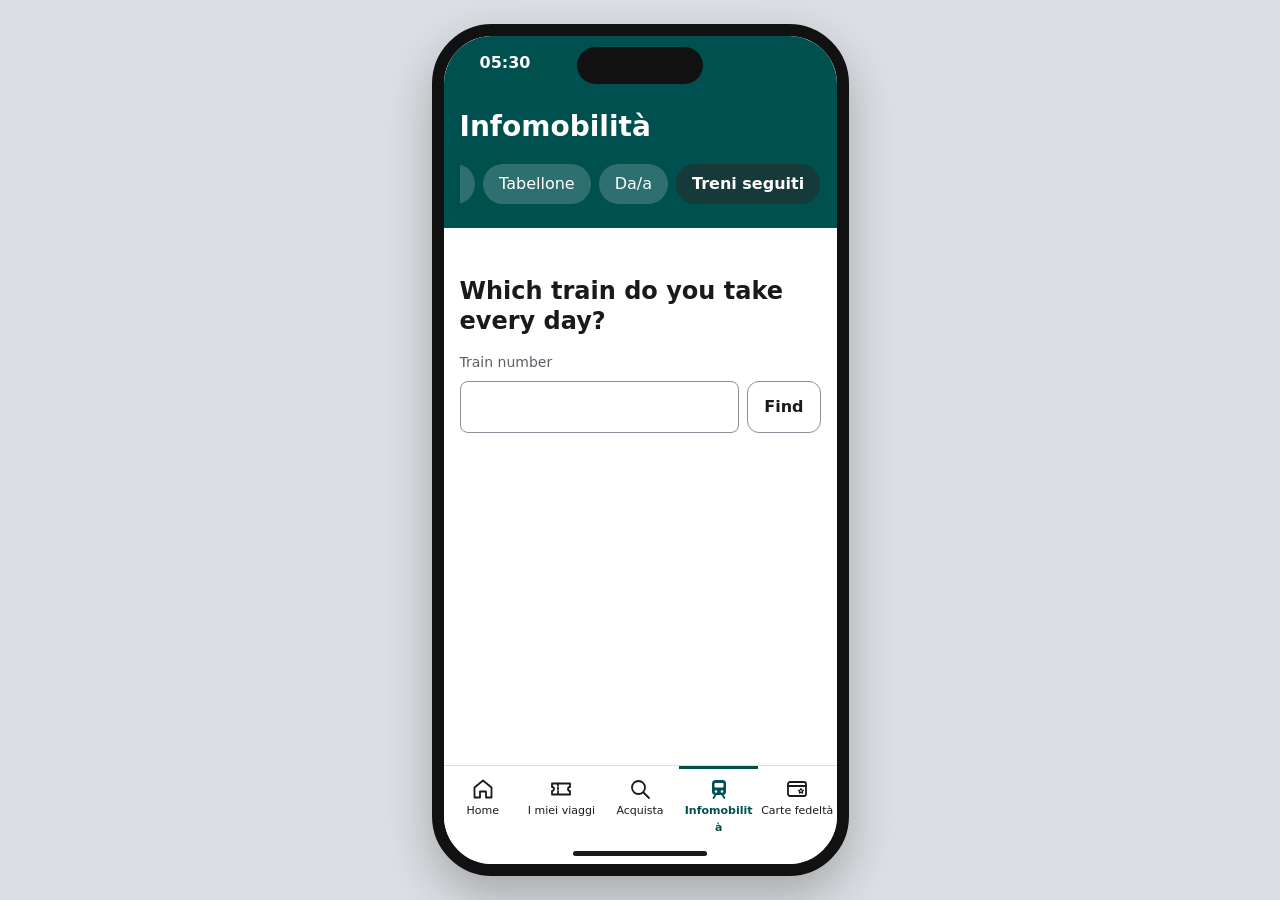
<file: 03-Prototype/index.html>
<!doctype html>
<html lang="en">
<head>
  <meta charset="utf-8">
  <meta name="viewport" content="width=device-width, initial-scale=1">
  <title>Prototype</title>
  <link rel="stylesheet" href="css/base.css">
  <link rel="stylesheet" href="css/components.css">
  <script type="module" src="js/main.js"></script>
</head>
<body>
  <mt-app></mt-app>
</body>
</html>
</file>
<file: 03-Prototype/css/base.css>
*, *::before, *::after { box-sizing: border-box; }
body, h1, h2, h3, p, ul, ol { margin: 0; }

:root {
  /* Trenitalia app style (04-Moodboard/2026-11-23-design-moodboard.md); values estimated from screenshots. */
  --color-bg: #ffffff;
  --color-text: #1a1a1a;
  --color-muted: #5c5f66;
  --color-accent: #00504f;          /* petrol green: header, active states, links */
  --color-accent-dark: #163a39;     /* selected chip on the green header */
  --color-accent-soft: rgb(255 255 255 / 0.18); /* unselected chip on the green header */
  --color-on-accent: #ffffff;
  --color-cta-start: #8a1a2b;       /* red CTA gradient */
  --color-cta-end: #e3173a;
  --color-on-cta: #ffffff;
  --color-surface: #f2f3f5;         /* section background, thick dividers */
  --color-border: #d9dce1;          /* cards */
  --color-border-strong: #8a9099;   /* inputs and secondary buttons: 3:1 on white */
  --color-error: #a4161a;           /* over the limit, cancelled */
  --color-error-soft: #fff5f6;
  --color-warning: #f5a623;         /* under the limit */
  --color-warning-soft: #fdefd3;
  --color-info-soft: #eaf0fb;
  --color-line: #3f8f2a;            /* Regionale line in the stop timeline */
  --radius-sm: 8px;
  --radius-md: 12px;
  --radius-pill: 999px;
  --target-min: 44px;
  --color-desk: #dcdfe3;
  --color-frame: #111111;
  --phone-width: 393px;
  --phone-height: 852px;
  --phone-bezel: 12px;
  --phone-radius: 60px;
  --phone-status-height: 54px;
  --phone-shadow: 0 20px 50px rgb(0 0 0 / 0.25);
  --color-push: rgb(58 58 62 / 0.88);     /* dark iOS-style glass, as the Trenitalia push */
  --color-on-push: #fff;
  --color-on-push-muted: rgb(255 255 255 / 0.7);
  --push-radius: 22px;
  --push-shadow: 0 8px 24px rgb(0 0 0 / 0.2);
  --space-1: 4px;
  --space-2: 8px;
  --space-3: 16px;
  --space-4: 24px;
  --space-5: 32px;
  --font-body: "Figtree", system-ui, -apple-system, "Segoe UI", sans-serif; /* Figtree only if installed: no font file in assets/fonts yet */
  --font-size-base: 1rem;
}

body {
  font-family: var(--font-body);
  font-size: var(--font-size-base);
  line-height: 1.5;
  color: var(--color-text);
  background: var(--color-bg);
}

body { overflow-wrap: anywhere; }
:focus-visible { outline: 3px solid var(--color-accent); outline-offset: 2px; }

/* mobile first: on a wide screen the app is shown inside a phone (components.css, mt-app) */
@media (min-width: 500px) {
  body { background: var(--color-desk); }
}
</file>
<file: 03-Prototype/css/components.css>
/* Every selector starts with an mt- tag (spec 00, R4). Style: Trenitalia app (04-Moodboard/2026-11-23-design-moodboard.md). */

/* ---------- App frame ---------- */
mt-app { display: block; }
mt-app main { padding: var(--space-4) var(--space-3); display: grid; gap: var(--space-4); }
mt-app .status-bar { display: none; }

/* Wide screen: the app is drawn inside an iPhone 16 (393 x 852 screen), the facilitator beside it. */
@media (min-width: 500px) {
  mt-app { display: flex; flex-wrap: wrap; justify-content: center; align-items: flex-start; gap: var(--space-4); padding: var(--space-4); }
  mt-app mt-facilitator { width: 320px; border: 1px solid var(--color-border); border-radius: var(--space-3); }
  mt-app .phone {
    position: relative;
    display: flex;
    flex-direction: column;
    width: calc(var(--phone-width) + 2 * var(--phone-bezel));
    height: min(calc(var(--phone-height) + 2 * var(--phone-bezel)), calc(100dvh - 2 * var(--space-4)));
    border: var(--phone-bezel) solid var(--color-frame);
    border-radius: var(--phone-radius);
    background: var(--color-bg);
    box-shadow: var(--phone-shadow);
    overflow: hidden;
  }
  mt-app .phone::before { /* Dynamic Island */
    content: "";
    position: absolute;
    z-index: 3;
    top: 11px;
    left: 50%;
    width: 126px;
    height: 37px;
    border-radius: 20px;
    background: var(--color-frame);
    transform: translateX(-50%);
  }
  mt-app .phone::after { /* home indicator */
    content: "";
    position: absolute;
    bottom: var(--space-2);
    left: 50%;
    width: 134px;
    height: 5px;
    border-radius: 3px;
    background: var(--color-text);
    transform: translateX(-50%);
  }
  /* Green like the Infomobilità header below it. */
  mt-app .status-bar { display: flex; flex: none; align-items: center; height: var(--phone-status-height); padding-inline: 36px; font-weight: 600; background: var(--color-accent); color: var(--color-on-accent); }
  mt-app .screen { flex: 1; overflow-y: auto; }
  mt-app mt-tab-bar { padding-block-end: 20px; } /* room for the home indicator */
}

/* ---------- Shared buttons and fields ---------- */
/* Secondary: white, grey border. Primary: red gradient (Trenitalia CTA). */
:is(mt-my-trains, mt-train-setup, mt-train-summary, mt-warnings, mt-ticket) button {
  font: inherit;
  font-weight: 600;
  min-height: 48px;
  padding: var(--space-2) var(--space-3);
  border: 1px solid var(--color-border-strong);
  border-radius: var(--radius-md);
  background: var(--color-bg);
  color: var(--color-text);
  cursor: pointer;
}
:is(mt-train-setup button[type="submit"], mt-warnings .buy) {
  border: 0;
  background: linear-gradient(90deg, var(--color-cta-start), var(--color-cta-end));
  color: var(--color-on-cta);
}
:is(mt-train-setup, mt-ticket) :is(input, select) {
  font: inherit;
  min-height: 52px;
  padding: var(--space-2) var(--space-3);
  border: 1px solid var(--color-border-strong);
  border-radius: var(--radius-sm);
  background: var(--color-bg);
  color: var(--color-text);
}
:is(mt-my-trains, mt-warnings) h2 { font-size: 1.25rem; }

/* ---------- Header (Infomobilità) ---------- */
mt-header { display: block; background: var(--color-accent); color: var(--color-on-accent); }
mt-header header { padding: var(--space-3) var(--space-3) var(--space-4); }
mt-header h1 { font-size: 1.75rem; margin-block-end: var(--space-3); }
mt-header ul { list-style: none; padding: 0; display: flex; gap: var(--space-2); overflow-x: auto; scrollbar-width: none; }
mt-header li span { display: block; white-space: nowrap; padding: var(--space-2) var(--space-3); border-radius: var(--radius-pill); background: var(--color-accent-soft); }
mt-header li [aria-current] { background: var(--color-accent-dark); font-weight: 700; }

/* ---------- Bottom bar ---------- */
mt-tab-bar { display: block; position: sticky; bottom: 0; flex: none; background: var(--color-bg); border-block-start: 1px solid var(--color-border); }
mt-tab-bar ul { list-style: none; padding: 0; display: grid; grid-template-columns: repeat(5, 1fr); }
mt-tab-bar span { display: grid; justify-items: center; gap: 2px; padding: var(--space-2) 2px; font-size: 0.6875rem; text-align: center; border-block-start: 3px solid transparent; }
mt-tab-bar [aria-current] { color: var(--color-accent); font-weight: 600; border-block-start-color: var(--color-accent); }

/* ---------- Facilitator (not part of the app) ---------- */
mt-facilitator { display: block; padding: var(--space-3); background: var(--color-surface); border-bottom: 1px solid var(--color-border); }
mt-facilitator section { display: flex; flex-wrap: wrap; align-items: center; gap: var(--space-2); }
mt-facilitator h2 { width: 100%; font-size: var(--font-size-base); }
mt-facilitator label, mt-facilitator select { max-width: 100%; }
mt-facilitator .steps { display: flex; flex-wrap: wrap; gap: var(--space-2); }
mt-facilitator button, mt-facilitator select { font: inherit; min-height: var(--target-min); padding: var(--space-1) var(--space-2); }
mt-facilitator output { font-weight: bold; }
mt-facilitator section + section { margin-block-start: var(--space-3); padding-block-start: var(--space-3); border-block-start: 1px solid var(--color-border); }
mt-facilitator .trains { width: 100%; padding-inline-start: var(--space-3); font-size: 0.875rem; display: grid; gap: var(--space-1); }

/* ---------- My trains (spec 01) ---------- */
mt-my-trains { display: block; }
mt-my-trains h2 { margin-block-end: var(--space-3); }
mt-my-trains ul { list-style: none; padding: 0; display: grid; gap: var(--space-3); margin-block-end: var(--space-3); }
mt-my-trains .confirm:not(:empty) { margin-block-end: var(--space-3); padding: var(--space-3); border-radius: var(--radius-md); background: var(--color-info-soft); }
mt-my-trains .add { width: 100%; }

/* Saved train: card in the style of the Trenitalia "Treni seguiti" card. Number row, stations with large times at both ends, chips. */
mt-train-summary { display: grid; gap: var(--space-2); padding: var(--space-3); border: 1px solid var(--color-border); border-radius: var(--radius-md); }
mt-train-summary .number { display: flex; align-items: center; justify-content: space-between; margin: calc(-1 * var(--space-3)) calc(-1 * var(--space-3)) var(--space-1); padding: var(--space-1) var(--space-3); border-block-end: 1px solid var(--color-border); font-weight: 700; }
mt-train-summary .remove { display: grid; place-items: center; min-width: var(--target-min); min-height: var(--target-min); margin-inline-end: calc(-1 * var(--space-2)); border: 0; border-radius: var(--radius-sm); background: none; cursor: pointer; }
mt-train-summary .trip { display: grid; grid-template-columns: auto 1fr auto; align-items: end; gap: var(--space-2); }
mt-train-summary .trip .end { display: grid; }
mt-train-summary .trip .end:last-of-type { text-align: end; }
mt-train-summary .trip .stop { font-size: 0.9375rem; }
mt-train-summary .trip .time { font-size: 1.875rem; font-weight: 700; line-height: 1.1; }
mt-train-summary .trip .line { position: relative; height: 2px; margin-block-end: 0.8rem; background: var(--color-border); }
mt-train-summary .trip .line::before, mt-train-summary .trip .line::after { content: ""; position: absolute; top: -3px; width: 8px; height: 8px; border-radius: 50%; background: var(--color-text); }
mt-train-summary .trip .line::before { left: 0; }
mt-train-summary .trip .line::after { right: 0; }
mt-train-summary .details { display: flex; flex-wrap: wrap; gap: var(--space-2); }
mt-train-summary .details span { padding: 2px var(--space-2); border-radius: var(--radius-sm); background: var(--color-surface); font-size: 0.875rem; color: var(--color-accent); }
mt-train-summary .sr-only { position: absolute; width: 1px; height: 1px; overflow: hidden; clip-path: inset(50%); white-space: nowrap; }
mt-train-summary .toggle { margin-block-start: var(--space-1); width: 100%; }

/* Set-up: question as title, label above field, day circles. */
mt-train-setup form { display: grid; gap: var(--space-2); }
mt-train-setup h2 { font-size: 1.5rem; line-height: 1.25; margin-block-end: var(--space-2); }
mt-train-setup h3 { font-size: var(--font-size-base); margin-block-start: var(--space-2); }
mt-train-setup label, mt-train-setup legend { font-size: 0.875rem; color: var(--color-muted); }
mt-train-setup .details { display: grid; gap: var(--space-2); }
mt-train-setup .details[hidden] { display: none; }
mt-train-setup .find { display: flex; gap: var(--space-2); }
mt-train-setup #mt-setup-number { flex: 1; min-width: 0; }
mt-train-setup .number-message:not(:empty), mt-train-setup .stops-message:not(:empty) { font-size: 0.875rem; }
mt-train-setup fieldset { border: 0; margin: var(--space-2) 0 0; padding: var(--space-3); border-radius: var(--radius-md); background: var(--color-surface); }
mt-train-setup legend { float: left; width: 100%; margin-block-end: var(--space-2); text-transform: uppercase; letter-spacing: 0.02em; }
mt-train-setup .days { display: flex; flex-wrap: wrap; gap: var(--space-2); clear: both; }
mt-train-setup .days label { position: relative; }
mt-train-setup .days input { position: absolute; inset: 0; margin: 0; opacity: 0; cursor: pointer; }
mt-train-setup .days .initial { display: grid; place-items: center; width: var(--target-min); height: var(--target-min); border-radius: 50%; background: var(--color-bg); border: 1px solid var(--color-border-strong); color: var(--color-text); font-size: 1rem; font-weight: 600; }
mt-train-setup .days input:checked + .initial { background: var(--color-accent); border-color: var(--color-accent); color: var(--color-on-accent); }
mt-train-setup .days input:focus-visible + .initial { outline: 3px solid var(--color-accent); outline-offset: 2px; }
mt-train-setup .sr-only { position: absolute; width: 1px; height: 1px; overflow: hidden; clip-path: inset(50%); white-space: nowrap; }
mt-train-setup .save-message { color: var(--color-error); }
mt-train-setup button[type="submit"], mt-train-setup .cancel { width: 100%; margin-block-start: var(--space-2); }

/* ---------- Stop timelines (spec 01 route, spec 04 stops) ---------- */
:is(mt-train-setup .route, mt-train-status .stops) { list-style: none; padding: 0; margin: 0; }
:is(mt-train-setup .route, mt-train-status .stops) li { position: relative; padding: 0 0 var(--space-3) 30px; }
:is(mt-train-setup .route, mt-train-status .stops) li::before { /* line to the next stop */
  content: ""; position: absolute; left: 7px; top: 10px; bottom: -10px; width: 3px; background: var(--color-line);
}
:is(mt-train-setup .route, mt-train-status .stops) li:last-child::before { display: none; }
:is(mt-train-setup .route, mt-train-status .stops) li::after { /* stop dot */
  content: ""; position: absolute; left: 3px; top: 4px; width: 11px; height: 11px; border-radius: 50%; border: 3px solid var(--color-line); background: var(--color-bg);
}
mt-train-setup .route li { color: var(--color-muted); padding-block-end: var(--space-2); }

/* ---------- Train status (spec 04) ---------- */
mt-train-status { display: grid; gap: var(--space-1); margin-block-start: var(--space-2); padding-block-start: var(--space-3); border-block-start: 1px solid var(--color-border); }
mt-train-status .lead { font-weight: 600; }
mt-train-status h3 { font-size: 0.875rem; color: var(--color-muted); text-transform: uppercase; letter-spacing: 0.02em; margin-block: var(--space-3) var(--space-2); }
mt-train-status .stops .name { display: block; }
mt-train-status .stops .times { font-size: 0.875rem; color: var(--color-muted); }
mt-train-status .stops .expected { color: var(--color-accent); font-weight: 600; } /* estimated time in petrol, as in Trenitalia */
mt-train-status .stops .done { color: var(--color-muted); }
mt-train-status .stops .done::after { background: var(--color-line); }
mt-train-status .stops .current .name, mt-train-status .stops .get-on .name { font-weight: 700; color: var(--color-text); }
mt-train-status .stops .current .times { color: var(--color-text); }
mt-train-status .stops .current::after { left: 0; top: 1px; width: 17px; height: 17px; background: var(--color-accent); border-color: var(--color-bg); box-shadow: 0 0 0 2px var(--color-accent); }
mt-train-status .stops .cut::after { border-color: var(--color-error); }
mt-train-status .stops .cut::before { background: repeating-linear-gradient(var(--color-error) 0 4px, transparent 4px 8px); }
mt-train-status .stops .cut .times { color: var(--color-error); font-weight: 600; }

/* ---------- Warnings (spec 02) ---------- */
mt-warnings { display: block; }
mt-warnings h2 { margin-block-end: var(--space-3); }
mt-warnings ol { list-style: none; padding: 0; display: grid; gap: var(--space-3); }
/* Card with a state stripe: red over the limit or cancelled, amber back under the limit. Text always says the state too. */
mt-warnings ol > li { display: grid; gap: var(--space-1); padding: var(--space-3); border: 1px solid var(--color-border); border-inline-start: 6px solid var(--color-error); border-radius: var(--radius-md); }
mt-warnings ol > li.under { border-inline-start-color: var(--color-warning); }
mt-warnings ol > li.cancelled { background: var(--color-error-soft); }
mt-warnings .first { font-size: 1.125rem; font-weight: 700; }
mt-warnings .mark { justify-self: start; padding: 2px var(--space-2); border-radius: var(--radius-pill); background: var(--color-info-soft); font-size: 0.8125rem; font-weight: 600; color: var(--color-accent); }
mt-warnings .sent { font-size: 0.875rem; color: var(--color-muted); }
mt-warnings ol > li > button { margin-block-start: var(--space-2); width: 100%; }
/* Read by screen readers only: the same warning is already in the list below. */
mt-warnings .announce { position: absolute; width: 1px; height: 1px; overflow: hidden; clip-path: inset(50%); white-space: nowrap; }

/* Spec 03: other ways under the newest warning */
mt-warnings .ways { margin-block-start: var(--space-2); padding: var(--space-2) var(--space-3); border-radius: var(--radius-md); background: var(--color-surface); }
mt-warnings .ways summary { font-weight: 700; cursor: pointer; min-height: var(--target-min); display: flex; align-items: center; }
mt-warnings .ways ul { list-style: none; padding: 0; display: grid; }
mt-warnings .ways li { display: flex; align-items: center; justify-content: space-between; gap: var(--space-2); padding-block: var(--space-2); border-block-start: 1px solid var(--color-border); font-size: 0.9375rem; }
/* Train row: card with the train picture on the right, button below. */
mt-warnings .ways li.train { display: grid; grid-template-columns: 1fr auto; align-items: center; margin-block: var(--space-2); padding: var(--space-3); border: 1px solid var(--color-border); border-radius: var(--radius-md); background: var(--color-bg); font-size: 1rem; font-weight: 600; }
mt-warnings .ways li.train + li { border-block-start: 0; }
mt-warnings .ways li.train img { width: 98px; height: auto; margin-inline-end: calc(-1 * var(--space-3)); }
mt-warnings .ways li.train .buy { grid-column: 1 / -1; width: 100%; }
mt-warnings .ways .buy { flex: none; min-height: var(--target-min); padding: var(--space-1) var(--space-3); font-size: 0.875rem; }

/* ---------- Push banner ---------- */
/* Over the top of the phone; on a real phone, over the top of the screen. */
mt-push { position: fixed; z-index: 2; top: var(--space-2); inset-inline: var(--space-2); }
mt-push .banner { display: flex; align-items: flex-start; border-radius: var(--push-radius); background: var(--color-push); backdrop-filter: blur(20px); box-shadow: var(--push-shadow); animation: mt-push-in 0.3s ease-out; }
mt-push .banner[hidden] { display: none; }
mt-push .open { flex: 1; display: grid; grid-template-columns: auto 1fr; column-gap: var(--space-3); align-items: center; padding: var(--space-3) 0 var(--space-3) var(--space-3); border: 0; background: none; font: inherit; color: var(--color-on-push); text-align: start; cursor: pointer; }
mt-push img { grid-row: span 3; border-radius: 9px; }
mt-push .head { display: flex; justify-content: space-between; gap: var(--space-2); font-weight: 700; }
mt-push .when { font-weight: 400; color: var(--color-on-push-muted); }
mt-push .title { font-weight: 600; } /* the fact stays bold: the prototype's change over the Trenitalia push */
mt-push .body { display: -webkit-box; -webkit-line-clamp: 3; line-clamp: 3; -webkit-box-orient: vertical; overflow: hidden; }
mt-push .close { min-width: var(--target-min); min-height: var(--target-min); border: 0; background: none; font: inherit; font-size: 1.25rem; color: var(--color-on-push-muted); cursor: pointer; }
@keyframes mt-push-in { from { transform: translateY(-120%); opacity: 0; } }
@media (prefers-reduced-motion: reduce) { mt-push .banner { animation: none; } }
@media (min-width: 500px) {
  mt-push { position: absolute; top: var(--phone-status-height); }
}

/* ---------- Ticket screen (spec 03, R4) ---------- */
/* White header flow: large title, label above value, button at the bottom. */
mt-ticket { position: fixed; z-index: 1; inset: 0; overflow-y: auto; padding: var(--space-4) var(--space-3); background: var(--color-bg); }
mt-ticket[hidden] { display: none; }
mt-ticket section { display: grid; gap: var(--space-4); }
mt-ticket h2 { font-size: 1.75rem; }
mt-ticket dl { display: grid; gap: var(--space-2); margin: 0; }
mt-ticket dt { font-size: 0.875rem; color: var(--color-muted); padding: var(--space-2) var(--space-3) 0; }
mt-ticket dd { margin: 0; padding: 0 var(--space-3) var(--space-2); font-weight: 600; border-block-end: 1px solid var(--color-border); }
mt-ticket .note { display: flex; gap: var(--space-2); padding: var(--space-3); border-radius: var(--radius-md); background: var(--color-info-soft); }
mt-ticket .close { width: 100%; }
@media (min-width: 500px) {
  mt-ticket { position: absolute; inset: var(--phone-status-height) 0 0; } /* keeps the status bar visible */
}
</file>
